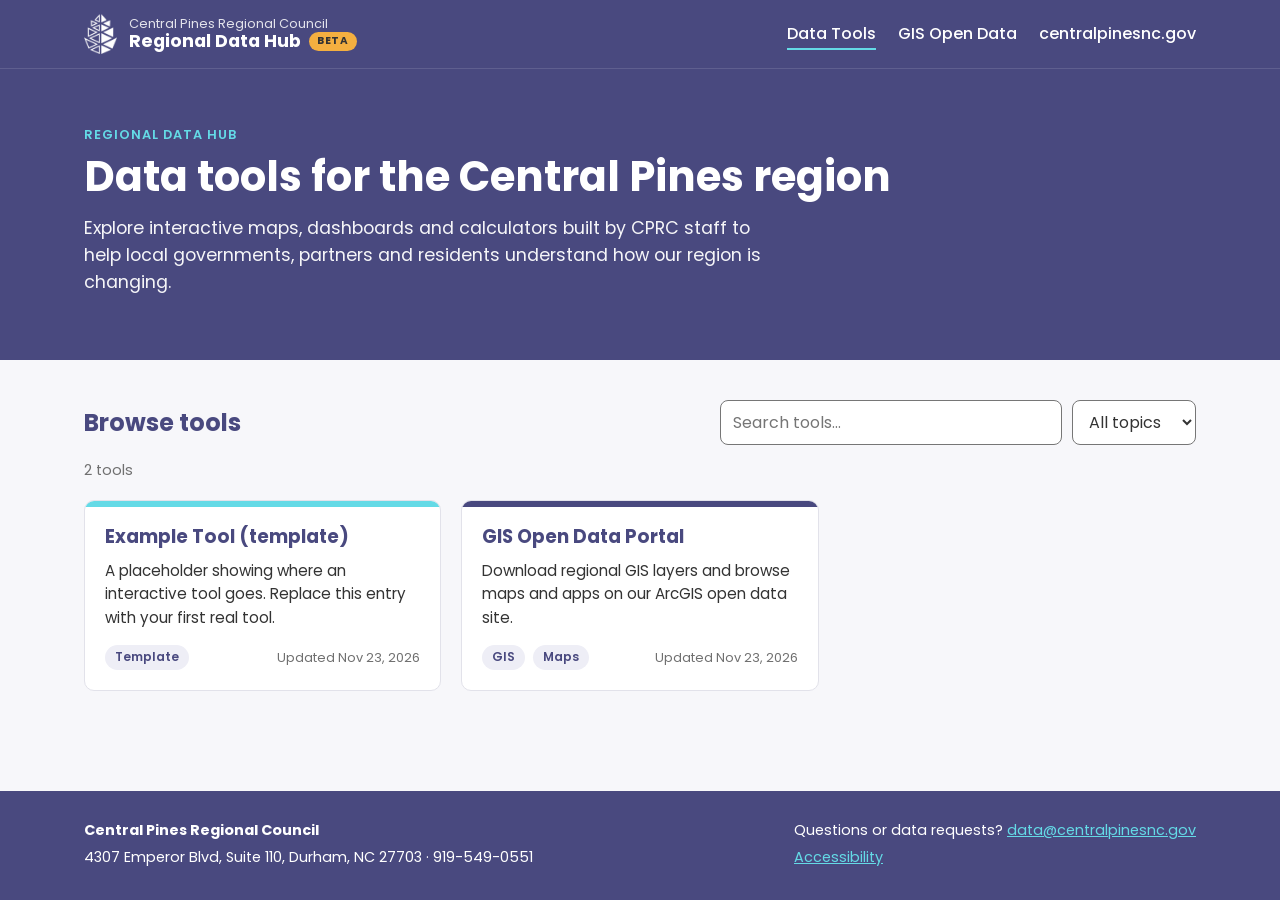
<file: index.html>
<!DOCTYPE html>
<html lang="en">
<head>
  <meta charset="UTF-8">
  <meta name="viewport" content="width=device-width, initial-scale=1.0">
  <title>Data Tools | Central Pines Regional Data Hub</title>
  <link rel="icon" href="favicon.ico" sizes="any">
  <link rel="icon" type="image/png" sizes="32x32" href="assets/img/icon-32.png">
  <link rel="icon" type="image/png" sizes="192x192" href="assets/img/icon-192.png">
  <link rel="apple-touch-icon" href="assets/img/apple-touch-icon.png">
  <meta name="description" content="Interactive data tools, dashboards and maps from the Central Pines Regional Council Regional Data Hub.">
  <link rel="preconnect" href="https://fonts.googleapis.com">
  <link rel="preconnect" href="https://fonts.gstatic.com" crossorigin>
  <link href="https://fonts.googleapis.com/css2?family=Poppins:wght@400;500;600;700&display=swap" rel="stylesheet">
  <link rel="stylesheet" href="assets/css/style.css">
</head>
<body>
  <a class="skip-link" href="#main">Skip to main content</a>

  <header class="site-header">
    <div class="wrap header-inner">
      <a class="brand" href="./">
        <img class="brand-mark" src="assets/img/cprc-icon-white.png" alt="" width="33" height="40">
        <span class="brand-text">
          <span class="brand-org">Central Pines Regional Council</span>
          <span class="brand-site">Regional Data Hub <span class="beta-tag" title="This site is a pilot and may change">Beta</span></span>
        </span>
      </a>
      <nav aria-label="Main">
        <ul class="nav-list">
          <li><a href="./" aria-current="page">Data Tools</a></li>
          <li><a href="https://cprc-data-hub-tjcoggis.hub.arcgis.com/">GIS Open Data</a></li>
          <li><a href="https://www.centralpinesnc.gov">centralpinesnc.gov</a></li>
        </ul>
      </nav>
    </div>
  </header>

  <main id="main">
    <section class="hero">
      <div class="wrap">
        <p class="eyebrow">Regional Data Hub</p>
        <h1>Data tools for the Central Pines region</h1>
        <p class="lede">Explore interactive maps, dashboards and calculators built by CPRC staff to help local governments, partners and residents understand how our region is changing.</p>
      </div>
    </section>

    <section class="wrap tools-section" aria-labelledby="tools-heading">
      <div class="tools-toolbar">
        <h2 id="tools-heading">Browse tools</h2>
        <div class="filters">
          <label class="visually-hidden" for="search">Search tools</label>
          <input id="search" type="search" placeholder="Search tools…" autocomplete="off">
          <label class="visually-hidden" for="topic">Filter by topic</label>
          <select id="topic">
            <option value="">All topics</option>
          </select>
        </div>
      </div>
      <p id="result-count" class="result-count" aria-live="polite"></p>
      <ul id="tool-grid" class="tool-grid"></ul>
      <noscript><p>Turn on JavaScript to see the list of tools.</p></noscript>
    </section>
  </main>

  <footer class="site-footer">
    <div class="wrap footer-inner">
      <div>
        <p class="footer-org">Central Pines Regional Council</p>
        <p>4307 Emperor Blvd, Suite 110, Durham, NC 27703 · 919-549-0551</p>
      </div>
      <div>
        <p>Questions or data requests? <a href="mailto:data@centralpinesnc.gov">data@centralpinesnc.gov</a></p>
        <p><a href="accessibility.html">Accessibility</a></p>
      </div>
    </div>
  </footer>

  <script src="assets/js/tools.js"></script>
  <script src="assets/js/main.js"></script>
</body>
</html>
</file>
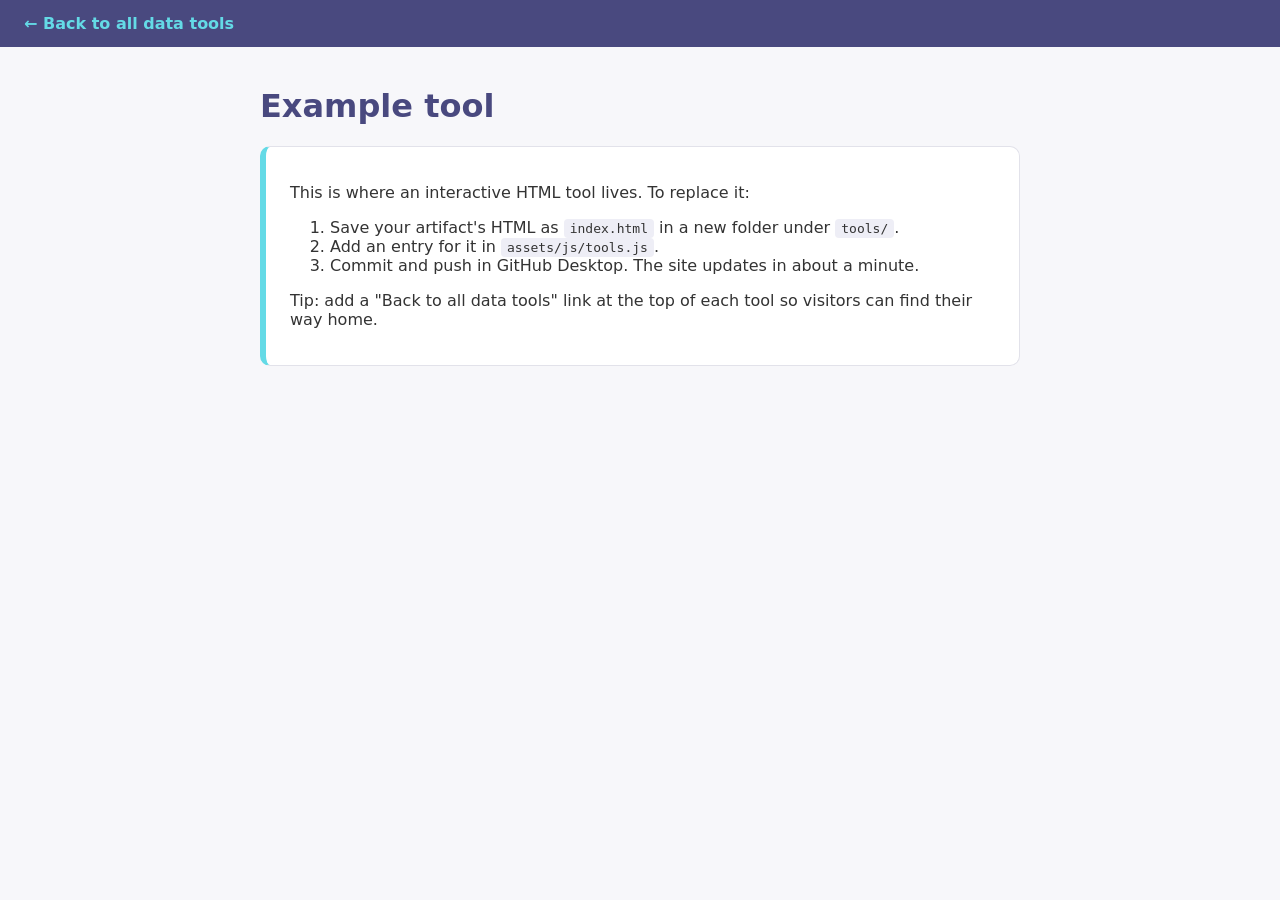
<file: tools/example-tool/index.html>
<!DOCTYPE html>
<html lang="en">
<head>
  <meta charset="UTF-8">
  <meta name="viewport" content="width=device-width, initial-scale=1.0">
  <title>Example Tool | Central Pines Regional Data Hub</title>
  <link rel="icon" href="../../favicon.ico" sizes="any">
  <link rel="icon" type="image/png" sizes="32x32" href="../../assets/img/icon-32.png">
  <link rel="icon" type="image/png" sizes="192x192" href="../../assets/img/icon-192.png">
  <link rel="apple-touch-icon" href="../../assets/img/apple-touch-icon.png">
  <style>
    body { font-family: "proxima-nova", "Poppins", system-ui, sans-serif; color: #333; margin: 0; background: #F7F7FA; }
    header { background: #49497F; color: #fff; padding: 14px 24px; }
    header a { color: #64DAE6; text-decoration: none; font-weight: 600; }
    header a:focus-visible { outline: 3px solid #F4AF40; outline-offset: 2px; }
    main { max-width: 760px; margin: 40px auto; padding: 0 24px; }
    h1 { color: #49497F; }
    code { background: #EEEEF6; padding: 2px 6px; border-radius: 4px; }
    .box { background: #fff; border: 1px solid #E2E2EA; border-left: 6px solid #64DAE6; border-radius: 10px; padding: 20px 24px; }
  </style>
</head>
<body>
  <header><a href="../../">← Back to all data tools</a></header>
  <main>
    <h1>Example tool</h1>
    <div class="box">
      <p>This is where an interactive HTML tool lives. To replace it:</p>
      <ol>
        <li>Save your artifact's HTML as <code>index.html</code> in a new folder under <code>tools/</code>.</li>
        <li>Add an entry for it in <code>assets/js/tools.js</code>.</li>
        <li>Commit and push in GitHub Desktop. The site updates in about a minute.</li>
      </ol>
      <p>Tip: add a "Back to all data tools" link at the top of each tool so visitors can find their way home.</p>
    </div>
  </main>
</body>
</html>
</file>
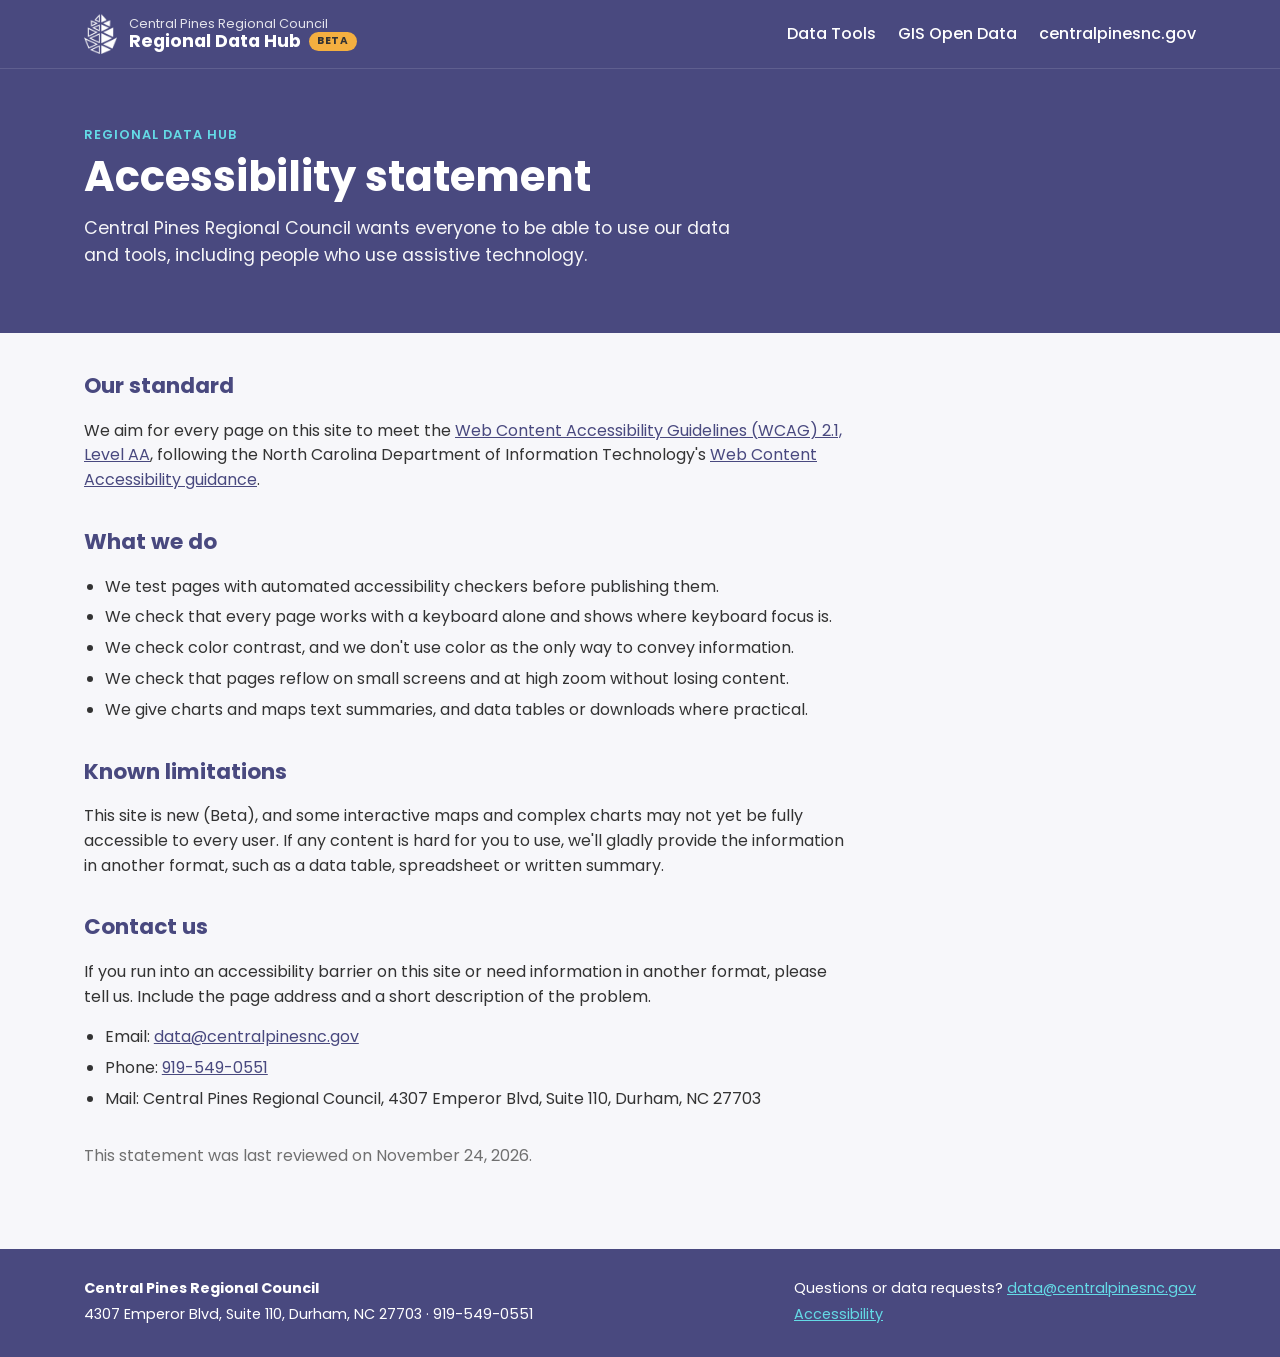
<file: accessibility.html>
<!DOCTYPE html>
<html lang="en">
<head>
  <meta charset="UTF-8">
  <meta name="viewport" content="width=device-width, initial-scale=1.0">
  <title>Accessibility | Central Pines Regional Data Hub</title>
  <link rel="icon" href="favicon.ico" sizes="any">
  <link rel="icon" type="image/png" sizes="32x32" href="assets/img/icon-32.png">
  <link rel="icon" type="image/png" sizes="192x192" href="assets/img/icon-192.png">
  <link rel="apple-touch-icon" href="assets/img/apple-touch-icon.png">
  <meta name="description" content="Accessibility statement for the Central Pines Regional Council Regional Data Hub.">
  <link rel="preconnect" href="https://fonts.googleapis.com">
  <link rel="preconnect" href="https://fonts.gstatic.com" crossorigin>
  <link href="https://fonts.googleapis.com/css2?family=Poppins:wght@400;500;600;700&display=swap" rel="stylesheet">
  <link rel="stylesheet" href="assets/css/style.css">
</head>
<body>
  <a class="skip-link" href="#main">Skip to main content</a>

  <header class="site-header">
    <div class="wrap header-inner">
      <a class="brand" href="./">
        <img class="brand-mark" src="assets/img/cprc-icon-white.png" alt="" width="33" height="40">
        <span class="brand-text">
          <span class="brand-org">Central Pines Regional Council</span>
          <span class="brand-site">Regional Data Hub <span class="beta-tag" title="This site is a pilot and may change">Beta</span></span>
        </span>
      </a>
      <nav aria-label="Main">
        <ul class="nav-list">
          <li><a href="./">Data Tools</a></li>
          <li><a href="https://cprc-data-hub-tjcoggis.hub.arcgis.com/">GIS Open Data</a></li>
          <li><a href="https://www.centralpinesnc.gov">centralpinesnc.gov</a></li>
        </ul>
      </nav>
    </div>
  </header>

  <main id="main">
    <section class="hero">
      <div class="wrap">
        <p class="eyebrow">Regional Data Hub</p>
        <h1>Accessibility statement</h1>
        <p class="lede">Central Pines Regional Council wants everyone to be able to use our data and tools, including people who use assistive technology.</p>
      </div>
    </section>

    <div class="wrap"><div class="prose">
      <h2>Our standard</h2>
      <p>We aim for every page on this site to meet the <a href="https://www.w3.org/TR/WCAG21/">Web Content Accessibility Guidelines (WCAG) 2.1, Level AA</a>, following the North Carolina Department of Information Technology's <a href="https://it.nc.gov/digital-accessibility/web-content-accessibility">Web Content Accessibility guidance</a>.</p>

      <h2>What we do</h2>
      <ul>
        <li>We test pages with automated accessibility checkers before publishing them.</li>
        <li>We check that every page works with a keyboard alone and shows where keyboard focus is.</li>
        <li>We check color contrast, and we don't use color as the only way to convey information.</li>
        <li>We check that pages reflow on small screens and at high zoom without losing content.</li>
        <li>We give charts and maps text summaries, and data tables or downloads where practical.</li>
      </ul>

      <h2>Known limitations</h2>
      <p>This site is new (Beta), and some interactive maps and complex charts may not yet be fully accessible to every user. If any content is hard for you to use, we'll gladly provide the information in another format, such as a data table, spreadsheet or written summary.</p>

      <h2>Contact us</h2>
      <p>If you run into an accessibility barrier on this site or need information in another format, please tell us. Include the page address and a short description of the problem.</p>
      <ul>
        <li>Email: <a href="mailto:data@centralpinesnc.gov?subject=Accessibility%20feedback%20-%20Regional%20Data%20Hub">data@centralpinesnc.gov</a></li>
        <li>Phone: <a href="tel:+19195490551">919-549-0551</a></li>
        <li>Mail: Central Pines Regional Council, 4307 Emperor Blvd, Suite 110, Durham, NC 27703</li>
      </ul>

      <p class="reviewed">This statement was last reviewed on November 24, 2026.</p>
    </div></div>
  </main>

  <footer class="site-footer">
    <div class="wrap footer-inner">
      <div>
        <p class="footer-org">Central Pines Regional Council</p>
        <p>4307 Emperor Blvd, Suite 110, Durham, NC 27703 · 919-549-0551</p>
      </div>
      <div>
        <p>Questions or data requests? <a href="mailto:data@centralpinesnc.gov">data@centralpinesnc.gov</a></p>
        <p><a href="accessibility.html" aria-current="page">Accessibility</a></p>
      </div>
    </div>
  </footer>
</body>
</html>
</file>
<file: assets/css/style.css>
/* Central Pines Regional Council — Regional Data Hub tools site
   Colors from the CPRC 2026 Brand Book. Proxima Nova is used if the
   visitor has it; Poppins (loaded from Google Fonts) is the web fallback. */

:root {
  --twilight-purple: #49497F;
  --turquoise-sea: #64DAE6;
  --orange-creamsicle: #F4AF40;
  --lime-lizard: #9FD75C;
  --vibrant-coral: #FC7559;
  --bright-peony: #F876FF;
  --carbon-black: #333333;
  --cool-gray: #707070;
  --bg: #F7F7FA;
  --card: #FFFFFF;
  --border: #E2E2EA;
  --radius: 10px;
  --font: "proxima-nova", "Proxima Nova", "Poppins", system-ui, -apple-system, "Segoe UI", sans-serif;
}

* { box-sizing: border-box; }

body {
  margin: 0; min-height: 100vh; display: flex; flex-direction: column;
  font-family: var(--font);
  color: var(--carbon-black);
  background: var(--bg);
  line-height: 1.55;
}

.wrap { max-width: 1160px; margin: 0 auto; padding: 0 24px; }

a { color: var(--twilight-purple); }
/* Focus indicator: purple ring on light areas, orange ring on dark areas (both >= 3:1 contrast) */
a:focus-visible, input:focus-visible, select:focus-visible, button:focus-visible {
  outline: 3px solid var(--twilight-purple);
  outline-offset: 2px;
}
.site-header a:focus-visible, .site-footer a:focus-visible, .skip-link:focus-visible {
  outline-color: var(--orange-creamsicle);
}

.skip-link {
  position: absolute; left: -999px; top: 8px;
  background: var(--twilight-purple); color: #fff; padding: 8px 14px; border-radius: 6px; z-index: 10;
}
.skip-link:focus { left: 8px; }

.visually-hidden {
  position: absolute !important; width: 1px; height: 1px; overflow: hidden;
  clip: rect(0 0 0 0); white-space: nowrap;
}

/* Header */
.site-header { background: var(--twilight-purple); color: #fff; }
.header-inner { display: flex; align-items: center; justify-content: space-between; gap: 16px; padding-top: 14px; padding-bottom: 14px; flex-wrap: wrap; }
.brand { display: flex; align-items: center; gap: 12px; color: #fff; text-decoration: none; }
.brand-mark { width: 33px; height: 40px; display: block; flex-shrink: 0; } /* CPRC pine icon, white version */
.brand-text { display: flex; flex-direction: column; line-height: 1.2; }
.brand-org { font-size: 0.8rem; opacity: 0.85; }
.brand-site { font-weight: 700; font-size: 1.1rem; display: flex; align-items: center; gap: 8px; }
.beta-tag {
  font-size: 0.65rem; font-weight: 700; letter-spacing: 0.06em; text-transform: uppercase;
  background: var(--orange-creamsicle); color: var(--carbon-black);
  padding: 2px 8px; border-radius: 999px; line-height: 1.4;
}
.nav-list { list-style: none; display: flex; gap: 22px; margin: 0; padding: 0; flex-wrap: wrap; }
.nav-list a { color: #fff; text-decoration: none; font-weight: 500; padding-bottom: 3px; border-bottom: 2px solid transparent; }
.nav-list a:hover, .nav-list a[aria-current="page"] { border-bottom-color: var(--turquoise-sea); }

/* Hero */
.hero { background: var(--twilight-purple); color: #fff; padding: 56px 0 64px; border-top: 1px solid rgba(255,255,255,0.12); }
.eyebrow { text-transform: uppercase; letter-spacing: 0.08em; font-size: 0.8rem; font-weight: 600; color: var(--turquoise-sea); margin: 0 0 8px; }
.hero h1 { font-size: clamp(1.8rem, 4vw, 2.6rem); line-height: 1.15; margin: 0 0 14px; font-weight: 700; }
.lede { font-size: 1.1rem; max-width: 680px; margin: 0; opacity: 0.95; }

/* Toolbar */
.tools-section { padding-top: 40px; padding-bottom: 64px; }
.tools-toolbar { display: flex; justify-content: space-between; align-items: center; gap: 16px; flex-wrap: wrap; }
.tools-toolbar h2 { color: var(--twilight-purple); margin: 0; font-size: 1.5rem; }
.filters { display: flex; gap: 10px; flex-wrap: wrap; }
.filters input, .filters select {
  font: inherit; padding: 9px 12px; border: 1px solid #767676; border-radius: 8px; background: #fff; color: var(--carbon-black);
}
.filters input { min-width: 240px; }
.result-count { color: var(--cool-gray); font-size: 0.9rem; margin: 14px 0 18px; }

/* Cards */
.tool-grid { list-style: none; padding: 0; margin: 0; display: grid; grid-template-columns: repeat(auto-fill, minmax(min(300px, 100%), 1fr)); gap: 20px; }
.tool-card {
  background: var(--card); border: 1px solid var(--border); border-radius: var(--radius);
  display: flex; flex-direction: column; overflow: hidden; height: 100%;
  transition: box-shadow 0.15s ease, transform 0.15s ease;
}
.tool-card:hover { box-shadow: 0 6px 20px rgba(73,73,127,0.15); transform: translateY(-2px); }
.tool-card .stripe { height: 6px; }
.tool-card .body { padding: 18px 20px 20px; display: flex; flex-direction: column; gap: 10px; flex: 1; }
.tool-card h3 { margin: 0; font-size: 1.15rem; line-height: 1.3; }
.tool-card h3 a { text-decoration: none; color: var(--twilight-purple); }
.tool-card h3 a::after { content: ""; position: absolute; inset: 0; } /* whole card clickable */
.tool-card { position: relative; }
.tool-card p { margin: 0; color: var(--carbon-black); font-size: 0.95rem; }
.meta { display: flex; gap: 8px; flex-wrap: wrap; align-items: center; margin-top: auto; padding-top: 6px; }
.tag { font-size: 0.75rem; font-weight: 600; padding: 3px 10px; border-radius: 999px; background: #EEEEF6; color: var(--twilight-purple); }
.updated { font-size: 0.8rem; color: var(--cool-gray); margin-left: auto; }
.empty { color: var(--cool-gray); padding: 30px 0; }

main { flex: 1; }

/* Footer */
.site-footer { background: var(--twilight-purple); color: #fff; padding: 28px 0; font-size: 0.9rem; }
.footer-inner { display: flex; justify-content: space-between; gap: 20px; flex-wrap: wrap; }
.site-footer p { margin: 0 0 4px; }
.site-footer a { color: var(--turquoise-sea); }
.footer-org { font-weight: 700; color: #fff; }

@media (max-width: 600px) {
  .filters input { min-width: 0; width: 100%; }
  .filters { width: 100%; }
  .updated { margin-left: 0; }
}

/* Respect visitors who turn off animations */
@media (prefers-reduced-motion: reduce) {
  .tool-card { transition: none; }
  .tool-card:hover { transform: none; }
}

/* Text pages (e.g., accessibility statement) */
.prose { max-width: 760px; padding-top: 36px; padding-bottom: 64px; }
.prose h2 { color: var(--twilight-purple); font-size: 1.35rem; margin: 32px 0 10px; }
.prose h2:first-child { margin-top: 0; }
.prose p, .prose li { font-size: 1rem; }
.prose ul { padding-left: 1.3em; }
.prose li { margin-bottom: 6px; }
.reviewed { color: var(--cool-gray); font-size: 0.9rem; margin-top: 32px; }
</file>
